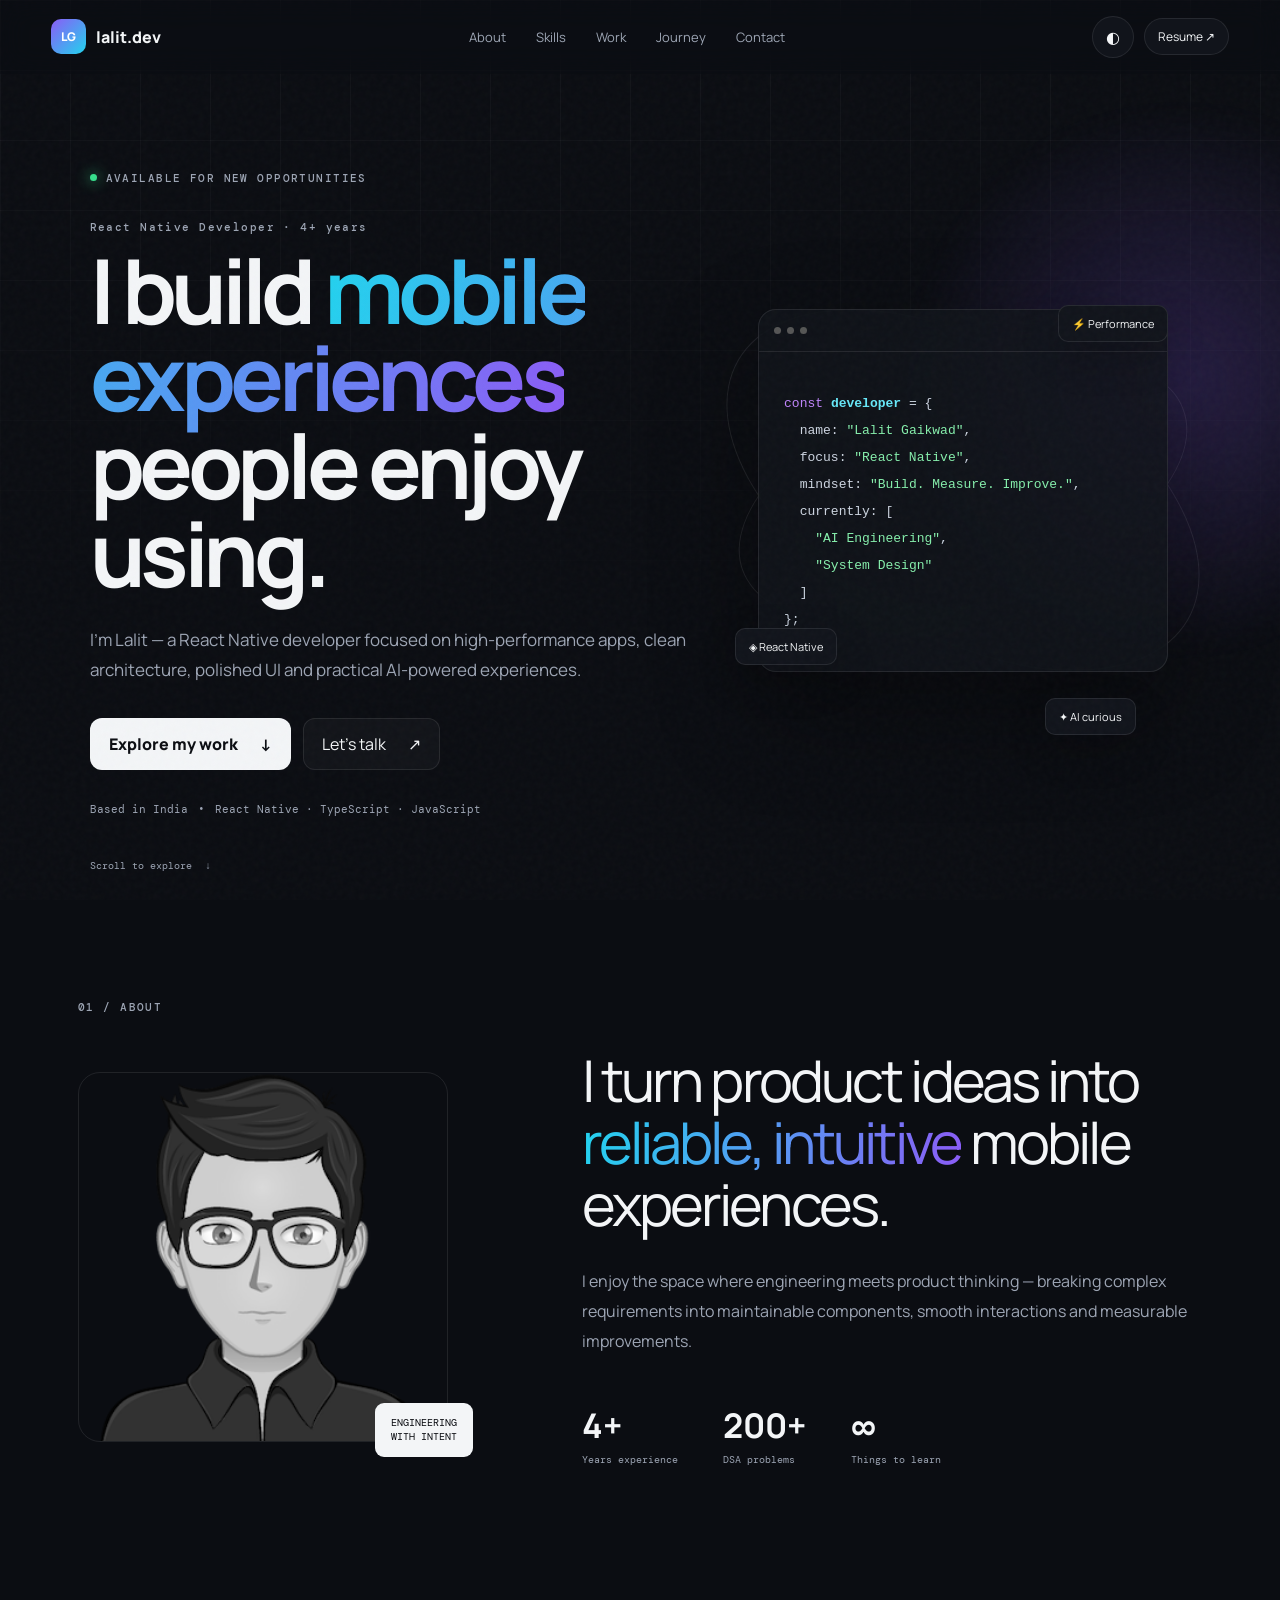
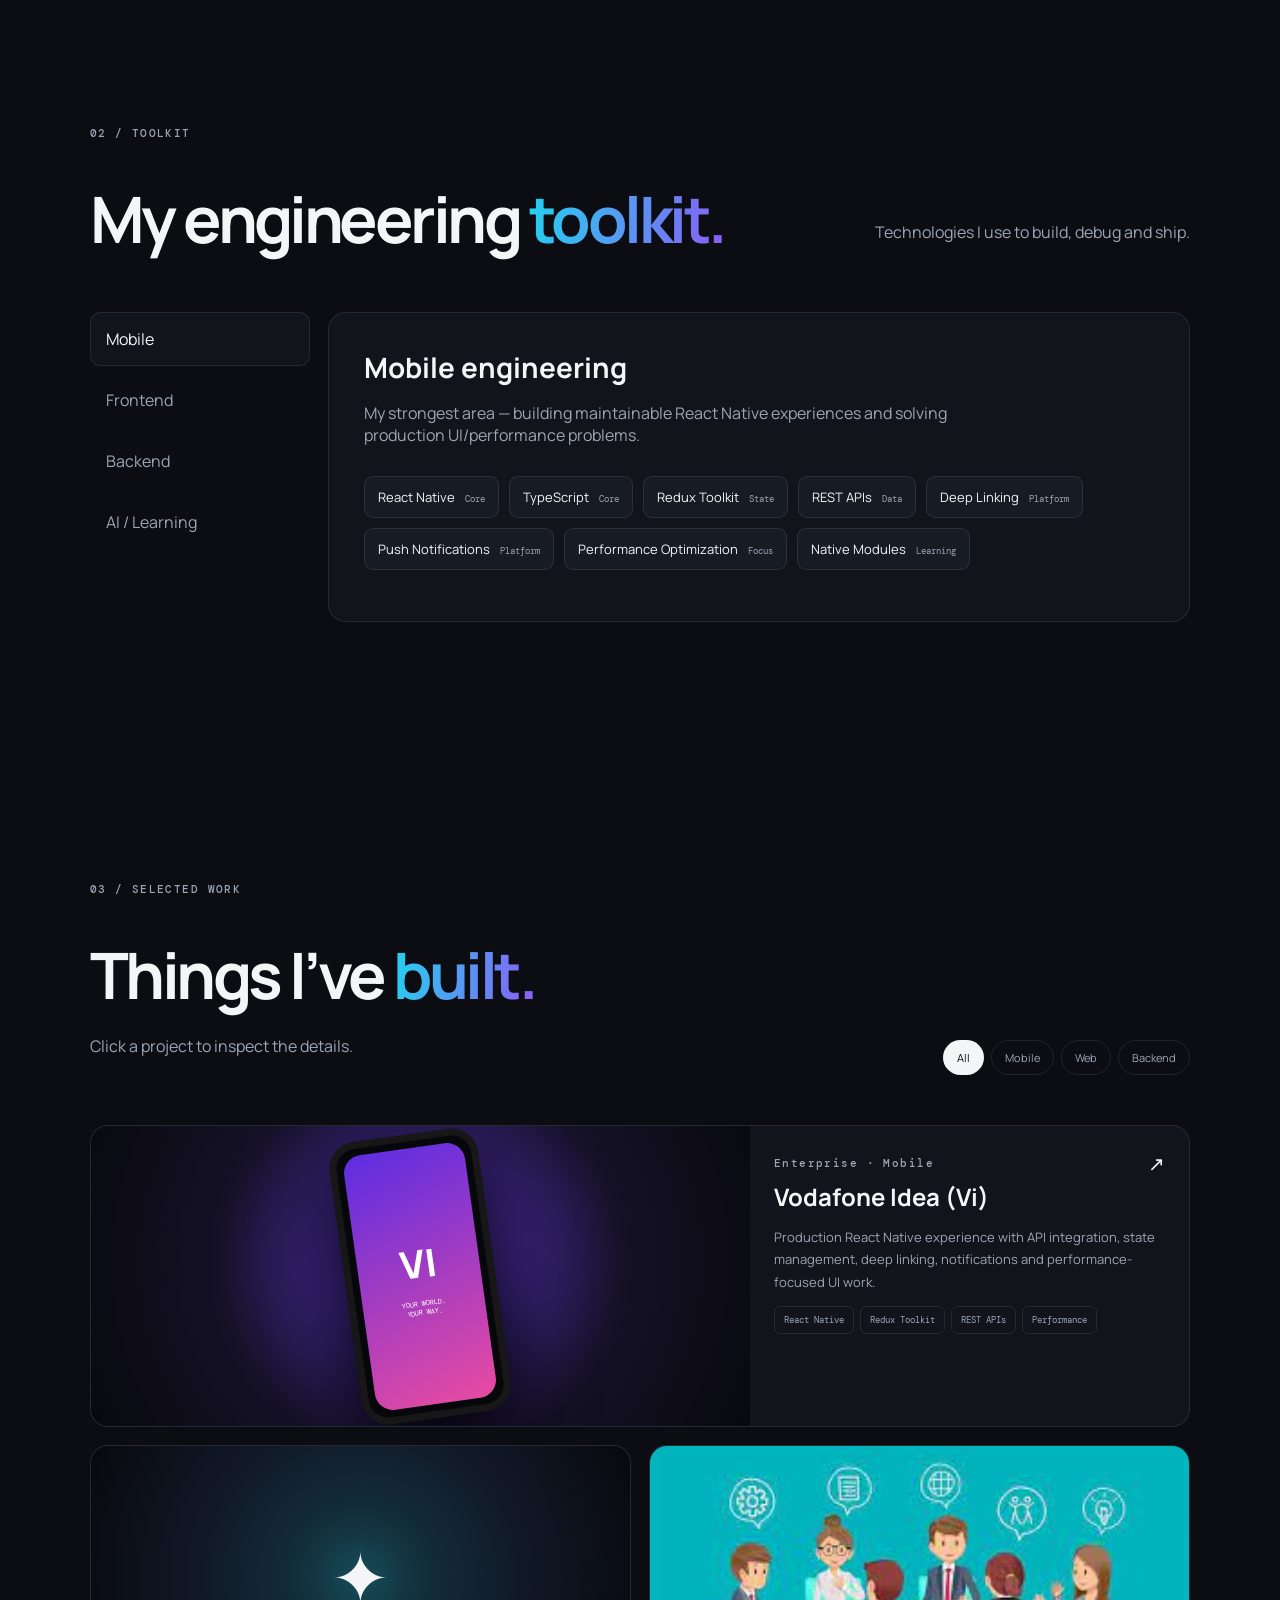
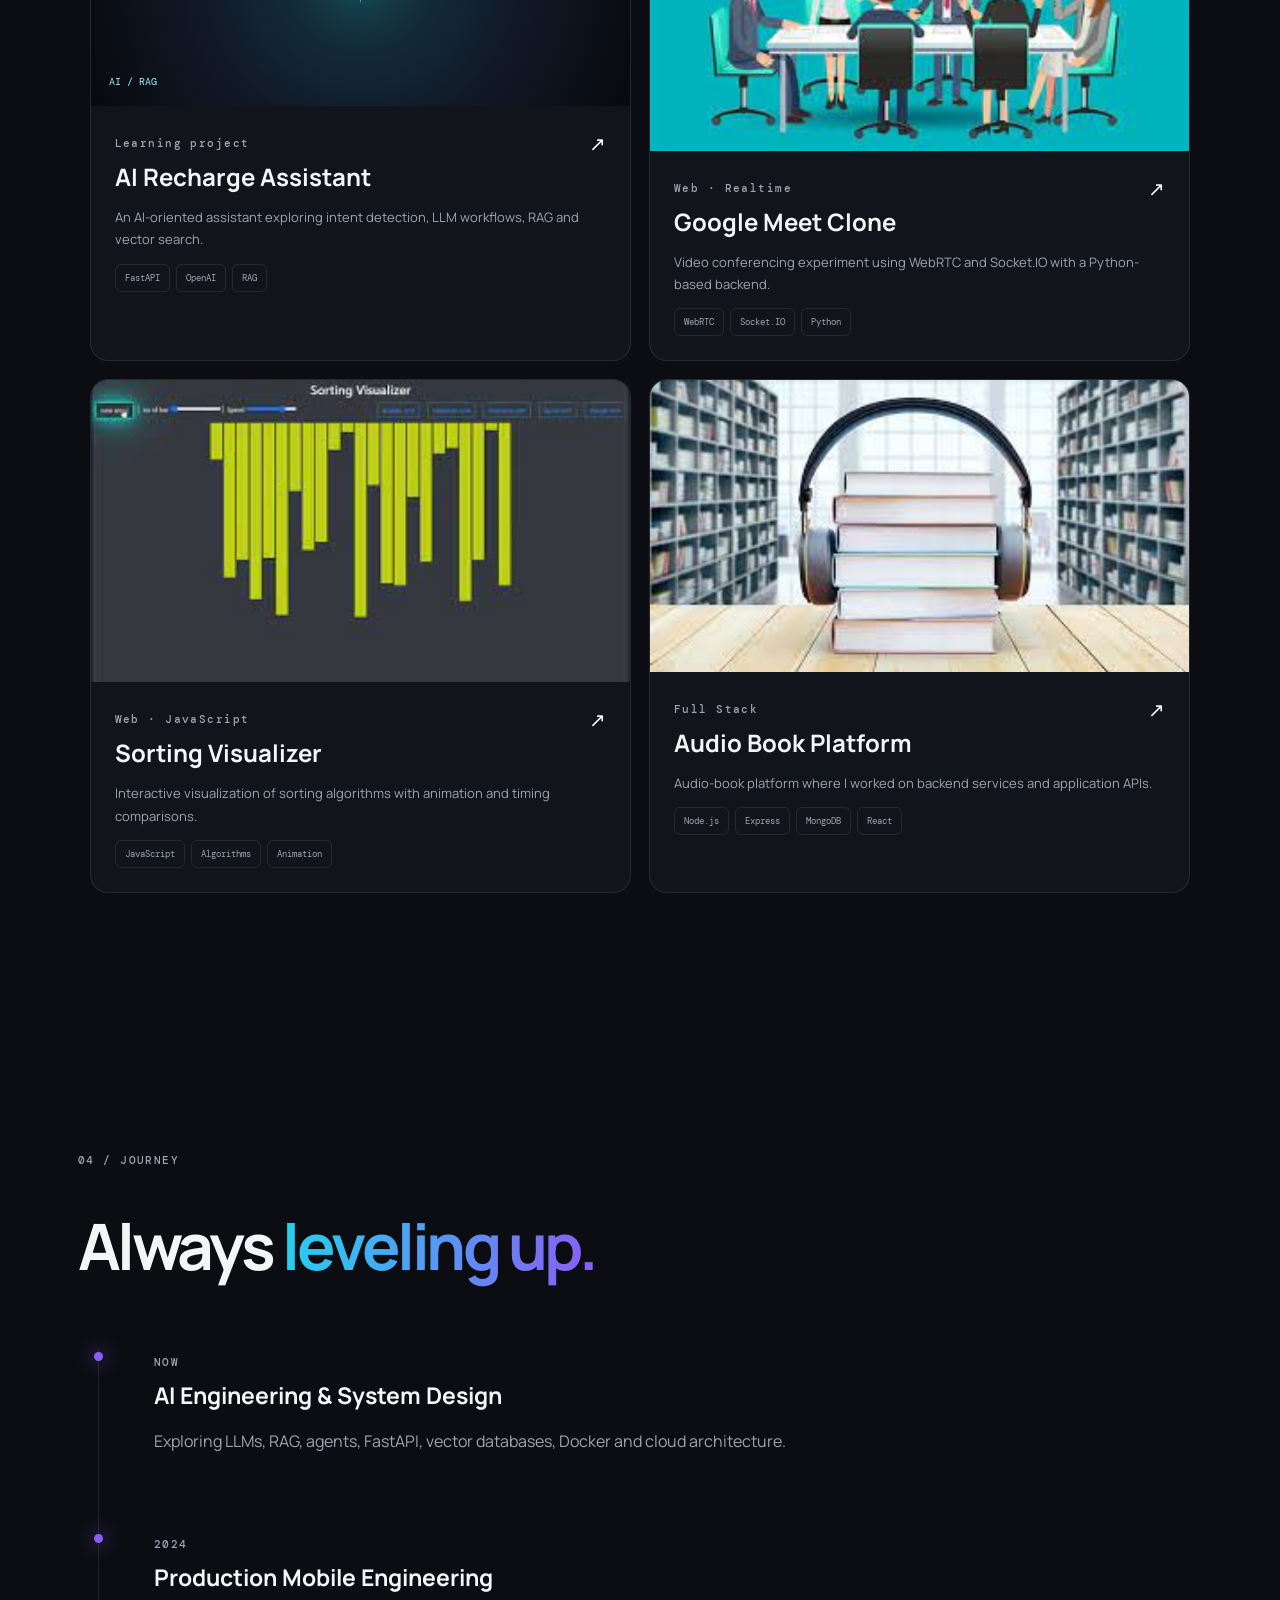
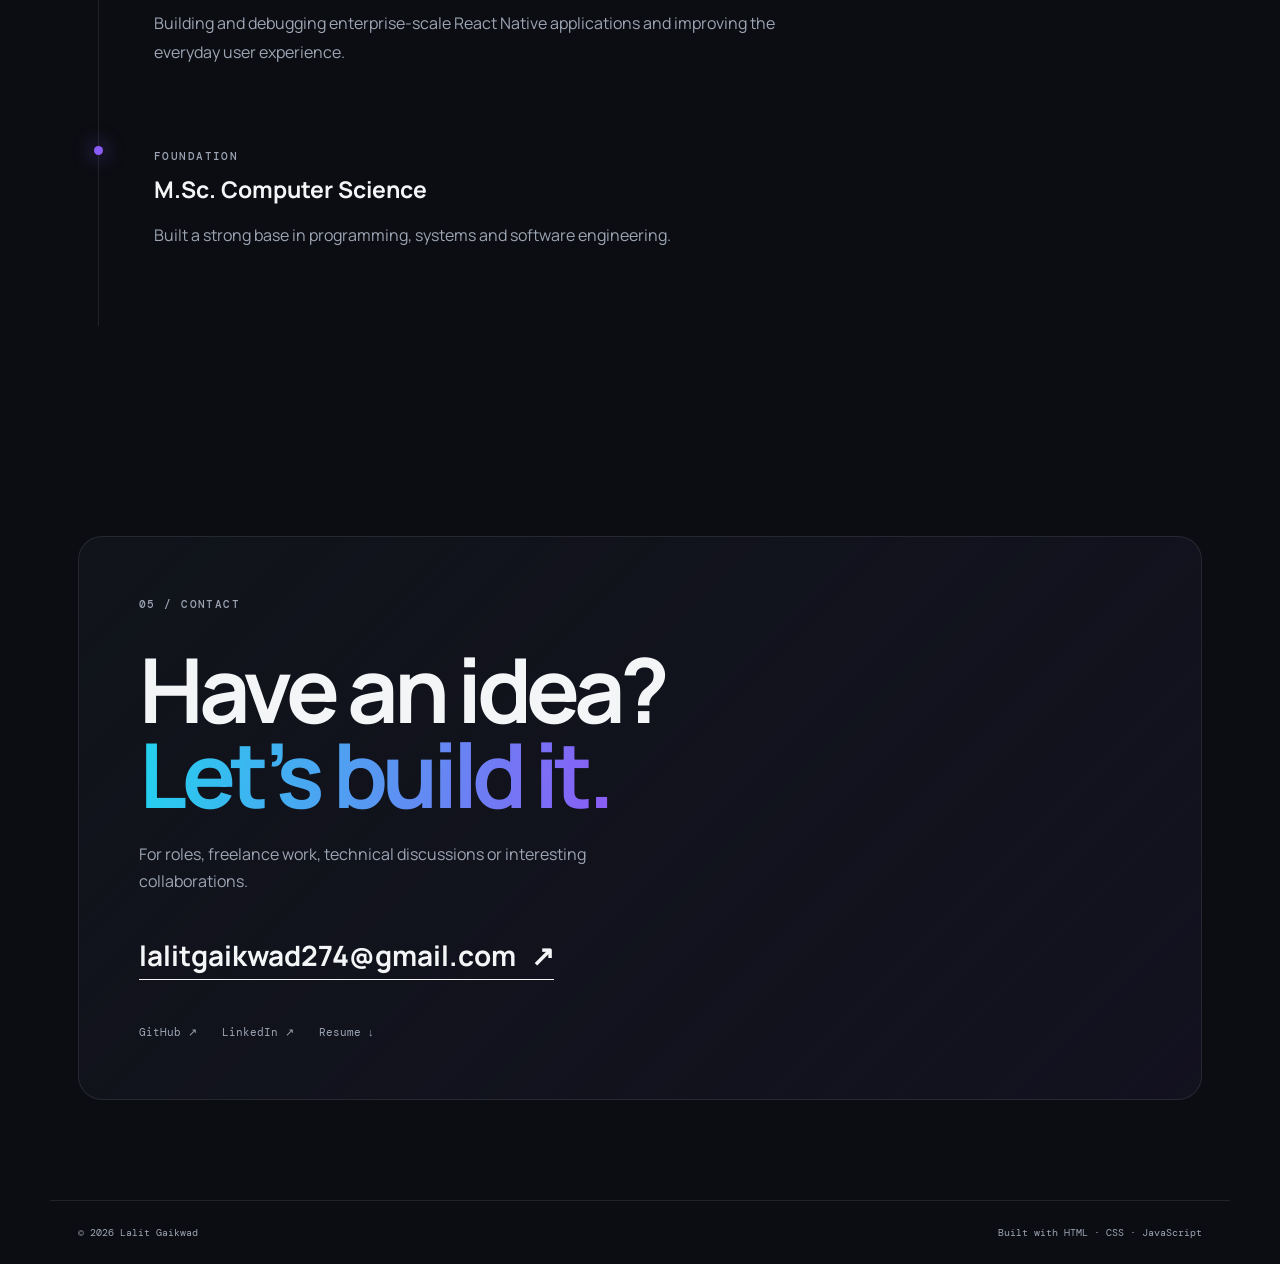
<file: index.html>
<!doctype html>
<html lang="en">
<head>
  <meta charset="utf-8">
  <meta name="viewport" content="width=device-width,initial-scale=1">
  <meta name="theme-color" content="#0b0d12">
  <meta name="description" content="Lalit Gaikwad — React Native Developer and Full Stack Engineer.">
  <title>Lalit Gaikwad — React Native Developer</title>
  <link rel="preconnect" href="https://fonts.googleapis.com">
  <link rel="preconnect" href="https://fonts.gstatic.com" crossorigin>
  <link href="https://fonts.googleapis.com/css2?family=DM+Mono:wght@400;500&family=Manrope:wght@400;500;600;700;800&display=swap" rel="stylesheet">
  <link rel="stylesheet" href="style.css">
</head>
<body>
  <div class="noise"></div>
  <div class="progress" id="progress"></div>

  <header class="nav" id="nav">
    <a class="brand" href="#home" aria-label="Lalit Gaikwad home">
      <span class="brand-mark">LG</span>
      <span>lalit.dev</span>
    </a>
    <nav class="nav-links">
      <a href="#about">About</a><a href="#skills">Skills</a><a href="#work">Work</a><a href="#journey">Journey</a><a href="#contact">Contact</a>
    </nav>
    <div class="nav-actions">
      <button class="icon-btn" id="themeToggle" aria-label="Toggle theme">◐</button>
      <a class="mini-cta" href="Lalit_Gaikwad_Resume.pdf" download>Resume ↗</a>
    </div>
  </header>

  <main>
    <section class="hero section" id="home">
      <div class="hero-grid"></div>
      <div class="hero-copy reveal">
        <div class="eyebrow"><span class="status-dot"></span> AVAILABLE FOR NEW OPPORTUNITIES</div>
        <p class="kicker">React Native Developer · 4+ years</p>
        <h1>I build <span class="gradient-text">mobile experiences</span> people enjoy using.</h1>
        <p class="hero-sub">I’m Lalit — a React Native developer focused on high-performance apps, clean architecture, polished UI and practical AI-powered experiences.</p>
        <div class="hero-actions">
          <a class="btn btn-primary magnetic" href="#work">Explore my work <span>↓</span></a>
          <a class="btn btn-ghost magnetic" href="#contact">Let’s talk <span>↗</span></a>
        </div>
        <div class="hero-meta">
          <span>Based in India</span><span>•</span><span>React Native · TypeScript · JavaScript</span>
        </div>
      </div>
      <div class="hero-art reveal">
        <div class="orbit orbit-1"></div><div class="orbit orbit-2"></div>
        <div class="code-card">
          <div class="code-top"><span></span><span></span><span></span><em>mobile.tsx</em></div>
          <pre><code><i>const</i> <b>developer</b> = {
  name: <s>"Lalit Gaikwad"</s>,
  focus: <s>"React Native"</s>,
  mindset: <s>"Build. Measure. Improve."</s>,
  currently: [
    <s>"AI Engineering"</s>,
    <s>"System Design"</s>
  ]
};</code></pre>
        </div>
        <div class="floating-chip chip-a">⚡ Performance</div>
        <div class="floating-chip chip-b">◈ React Native</div>
        <div class="floating-chip chip-c">✦ AI curious</div>
      </div>
      <a class="scroll-cue" href="#about">Scroll to explore <span>↓</span></a>
    </section>

    <section class="section intro" id="about">
      <div class="section-label reveal">01 / ABOUT</div>
      <div class="intro-grid">
        <div class="portrait-wrap reveal">
          <img src="avatar7.png" alt="Lalit Gaikwad">
          <div class="portrait-tag">ENGINEERING<br>WITH INTENT</div>
        </div>
        <div class="intro-copy reveal">
          <p class="display">I turn product ideas into <span class="accent">reliable, intuitive</span> mobile experiences.</p>
          <p>I enjoy the space where engineering meets product thinking — breaking complex requirements into maintainable components, smooth interactions and measurable improvements.</p>
          <div class="stats">
            <div><strong>4+</strong><span>Years experience</span></div>
            <div><strong>200+</strong><span>DSA problems</span></div>
            <div><strong>∞</strong><span>Things to learn</span></div>
          </div>
        </div>
      </div>
    </section>

    <section class="section skills" id="skills">
      <div class="section-label reveal">02 / TOOLKIT</div>
      <div class="section-head reveal">
        <h2>My engineering <span>toolkit.</span></h2>
        <p>Technologies I use to build, debug and ship.</p>
      </div>
      <div class="skill-layout">
        <div class="skill-tabs reveal" role="tablist">
          <button class="skill-tab active" data-skill="mobile">Mobile</button>
          <button class="skill-tab" data-skill="frontend">Frontend</button>
          <button class="skill-tab" data-skill="backend">Backend</button>
          <button class="skill-tab" data-skill="ai">AI / Learning</button>
        </div>
        <div class="skill-panel reveal" id="skillPanel"></div>
      </div>
    </section>

    <section class="section work" id="work">
      <div class="section-label reveal">03 / SELECTED WORK</div>
      <div class="section-head work-head reveal">
        <div><h2>Things I’ve <span>built.</span></h2><p>Click a project to inspect the details.</p></div>
        <div class="filters" id="filters">
          <button class="filter active" data-filter="all">All</button>
          <button class="filter" data-filter="mobile">Mobile</button>
          <button class="filter" data-filter="web">Web</button>
          <button class="filter" data-filter="backend">Backend</button>
        </div>
      </div>
      <div class="project-grid">
        <article class="project-card featured reveal" data-type="mobile" data-project="vi">
          <div class="project-image gradient-vi"><div class="phone"><div class="phone-screen"><span>VI</span><small>YOUR WORLD.<br>YOUR WAY.</small></div></div></div>
          <div class="project-info"><div><span class="project-type">Enterprise · Mobile</span><h3>Vodafone Idea (Vi)</h3></div><span class="arrow">↗</span><p>Production React Native experience with API integration, state management, deep linking, notifications and performance-focused UI work.</p><div class="tags"><span>React Native</span><span>Redux Toolkit</span><span>REST APIs</span><span>Performance</span></div></div>
        </article>
        <article class="project-card reveal" data-type="backend" data-project="ai">
          <div class="project-image gradient-ai"><div class="ai-orb">✦</div><span class="image-label">AI / RAG</span></div>
          <div class="project-info"><div><span class="project-type">Learning project</span><h3>AI Recharge Assistant</h3></div><span class="arrow">↗</span><p>An AI-oriented assistant exploring intent detection, LLM workflows, RAG and vector search.</p><div class="tags"><span>FastAPI</span><span>OpenAI</span><span>RAG</span></div></div>
        </article>
        <article class="project-card reveal" data-type="web" data-project="meet">
          <div class="project-image"><img src="meet.jpeg" alt="Google Meet clone"></div>
          <div class="project-info"><div><span class="project-type">Web · Realtime</span><h3>Google Meet Clone</h3></div><span class="arrow">↗</span><p>Video conferencing experiment using WebRTC and Socket.IO with a Python-based backend.</p><div class="tags"><span>WebRTC</span><span>Socket.IO</span><span>Python</span></div></div>
        </article>
        <article class="project-card reveal" data-type="web" data-project="sorting">
          <div class="project-image"><img src="sorting.jpeg" alt="Sorting visualizer"></div>
          <div class="project-info"><div><span class="project-type">Web · JavaScript</span><h3>Sorting Visualizer</h3></div><span class="arrow">↗</span><p>Interactive visualization of sorting algorithms with animation and timing comparisons.</p><div class="tags"><span>JavaScript</span><span>Algorithms</span><span>Animation</span></div></div>
        </article>
        <article class="project-card reveal" data-type="backend" data-project="audio">
          <div class="project-image"><img src="audio.jpeg" alt="Audio book platform"></div>
          <div class="project-info"><div><span class="project-type">Full Stack</span><h3>Audio Book Platform</h3></div><span class="arrow">↗</span><p>Audio-book platform where I worked on backend services and application APIs.</p><div class="tags"><span>Node.js</span><span>Express</span><span>MongoDB</span><span>React</span></div></div>
        </article>
      </div>
    </section>

    <section class="section journey" id="journey">
      <div class="section-label reveal">04 / JOURNEY</div>
      <div class="section-head reveal"><h2>Always <span>leveling up.</span></h2></div>
      <div class="timeline">
        <div class="timeline-item reveal"><div class="timeline-dot"></div><div><span>NOW</span><h3>AI Engineering & System Design</h3><p>Exploring LLMs, RAG, agents, FastAPI, vector databases, Docker and cloud architecture.</p></div></div>
        <div class="timeline-item reveal"><div class="timeline-dot"></div><div><span>2024</span><h3>Production Mobile Engineering</h3><p>Building and debugging enterprise-scale React Native applications and improving the everyday user experience.</p></div></div>
        <div class="timeline-item reveal"><div class="timeline-dot"></div><div><span>FOUNDATION</span><h3>M.Sc. Computer Science</h3><p>Built a strong base in programming, systems and software engineering.</p></div></div>
      </div>
    </section>

    <section class="section contact" id="contact">
      <div class="contact-card reveal">
        <div class="section-label">05 / CONTACT</div>
        <h2>Have an idea?<br><span>Let’s build it.</span></h2>
        <p>For roles, freelance work, technical discussions or interesting collaborations.</p>
        <a class="email-link" href="mailto:lalitgaikwad274@gmail.com">lalitgaikwad274@gmail.com <span>↗</span></a>
        <div class="socials">
          <a href="https://github.com/lalitgaikwad274" target="_blank" rel="noreferrer">GitHub ↗</a>
          <a href="https://www.linkedin.com" target="_blank" rel="noreferrer">LinkedIn ↗</a>
          <a href="Lalit_Gaikwad_Resume.pdf" download>Resume ↓</a>
        </div>
      </div>
    </section>
  </main>

  <footer><span>© <span id="year"></span> Lalit Gaikwad</span><span>Built with HTML · CSS · JavaScript</span></footer>

  <div class="modal" id="projectModal" aria-hidden="true">
    <div class="modal-backdrop" data-close></div>
    <div class="modal-card" role="dialog" aria-modal="true">
      <button class="modal-close" data-close aria-label="Close">×</button>
      <div id="modalContent"></div>
    </div>
  </div>

  <script src="script.js"></script>
</body>
</html>
</file>
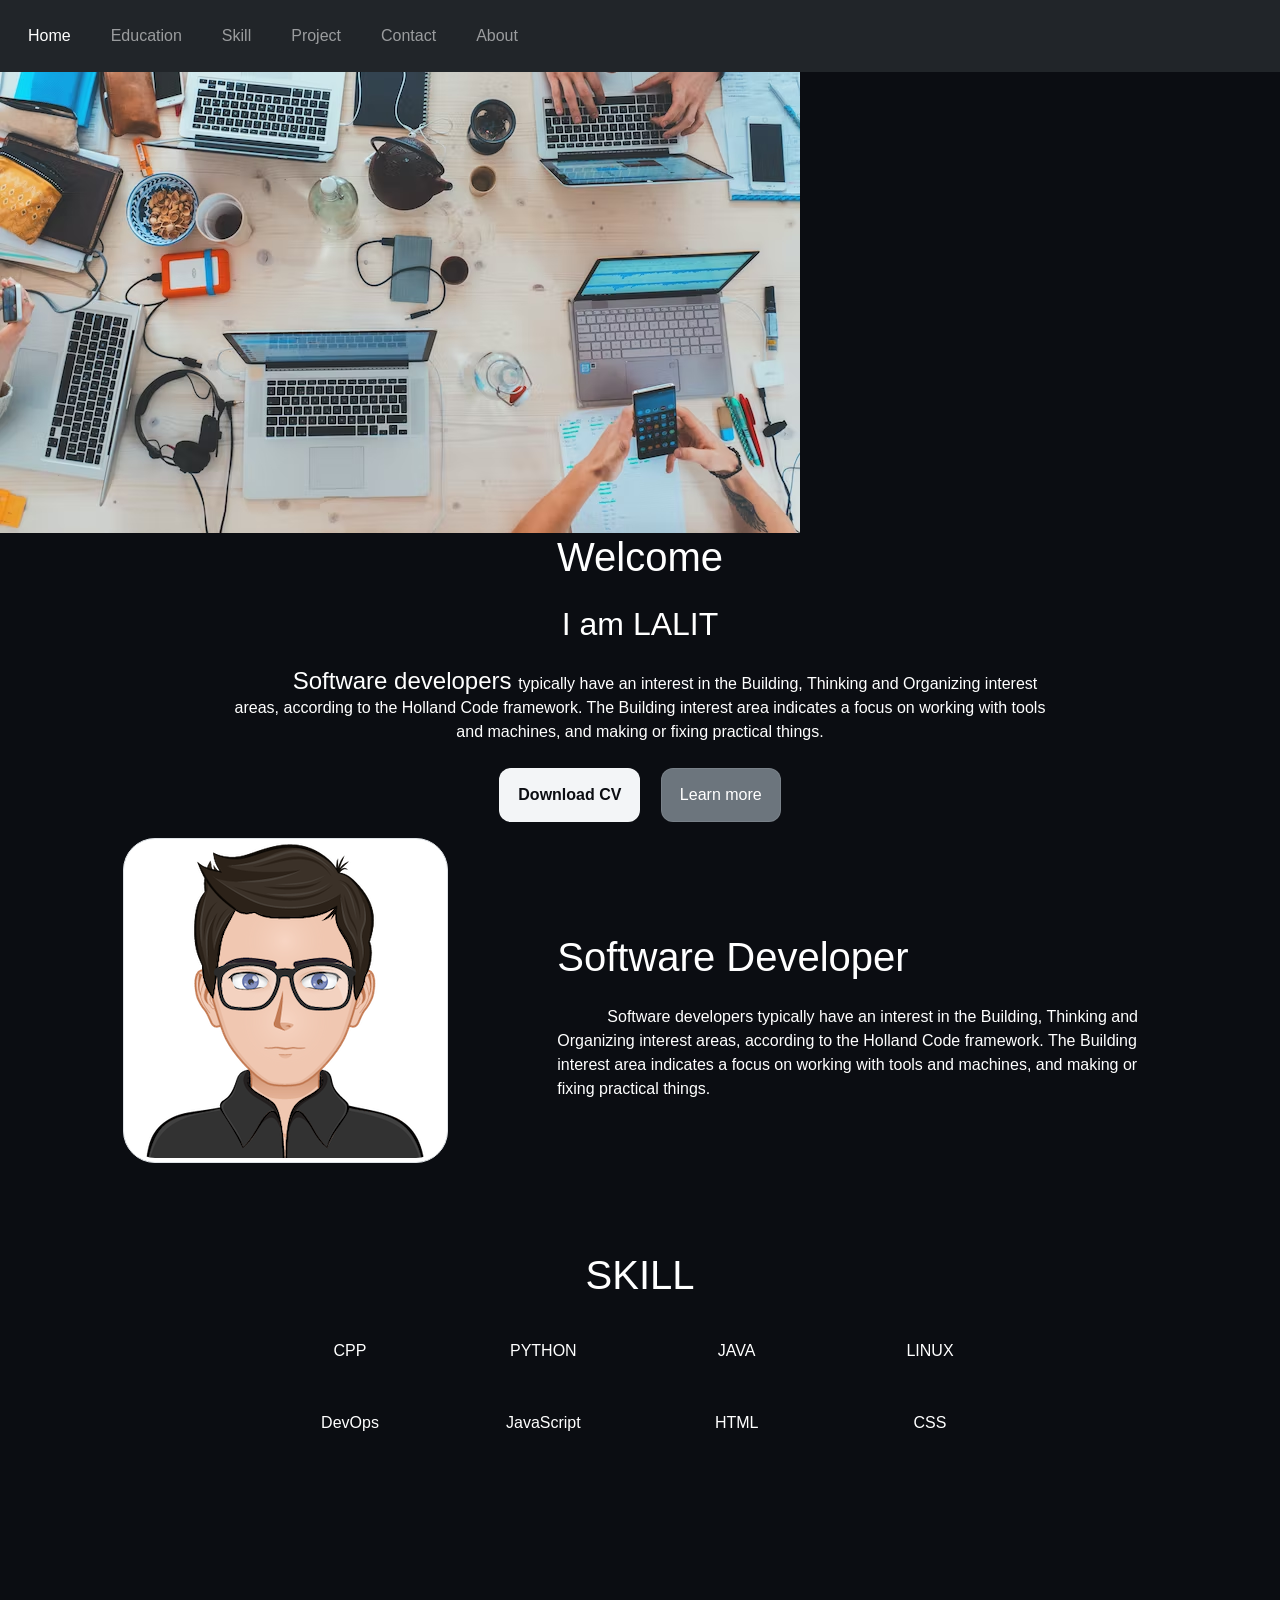
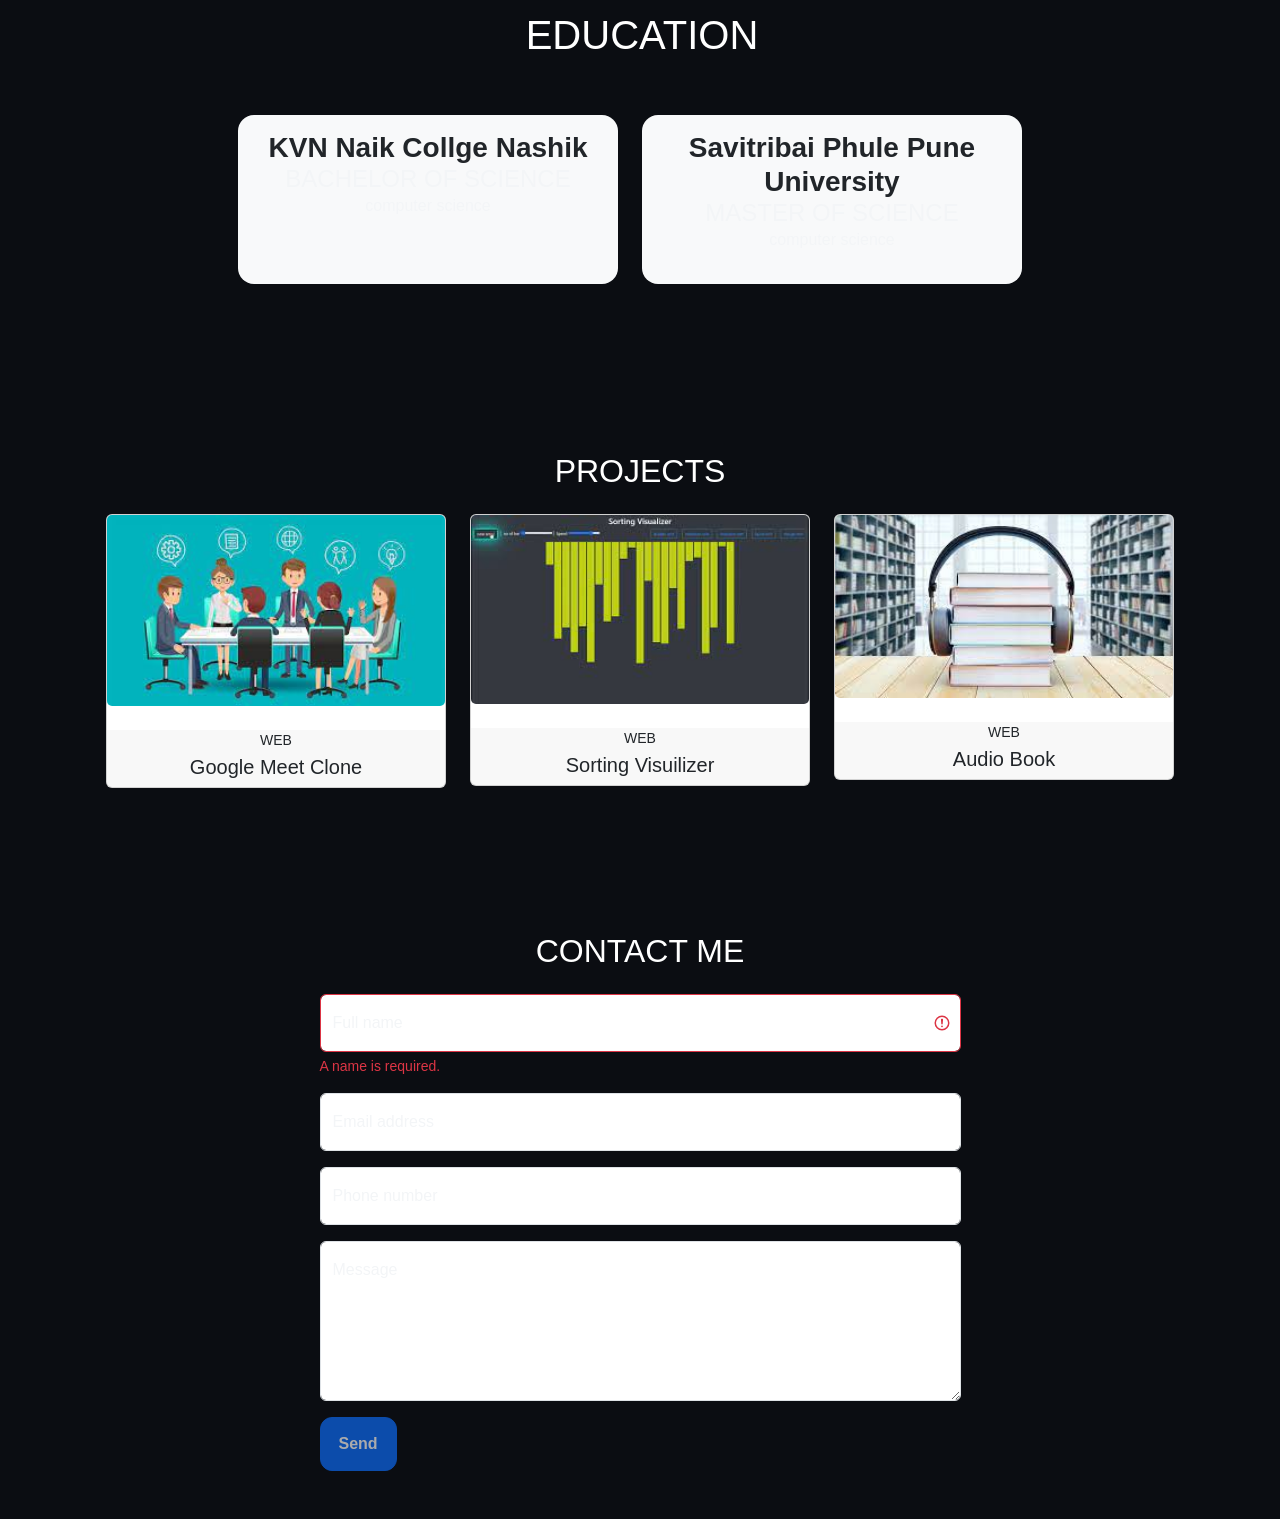
<file: profile.html>
<!doctype html>
<html lang="en">

<head>
<title>Title</title>
<!-- Required meta tags -->
<meta charset="utf-8">
<meta name="viewport" content="width=device-width, initial-scale=1, shrink-to-fit=no">

<!-- Bootstrap CSS v5.2.0-beta1 -->
<link rel="stylesheet" href="https://cdn.jsdelivr.net/npm/bootstrap@5.2.0/dist/css/bootstrap.min.css"
   integrity="sha384-gH2yIJqKdNHPEq0n4Mqa/HGKIhSkIHeL5AyhkYV8i59U5AR6csBvApHHNl/vI1Bx" crossorigin="anonymous">
   <!-- Bootstrap JavaScript Libraries -->
<script src="https://cdn.jsdelivr.net/npm/@popperjs/core@2.11.5/dist/umd/popper.min.js"
integrity="sha384-Xe+8cL9oJa6tN/veChSP7q+mnSPaj5Bcu9mPX5F5xIGE0DVittaqT5lorf0EI7Vk" crossorigin="anonymous">
</script>

<script src="https://cdn.jsdelivr.net/npm/bootstrap@5.2.0/dist/js/bootstrap.min.js"
integrity="sha384-ODmDIVzN+pFdexxHEHFBQH3/9/vQ9uori45z4JjnFsRydbmQbmL5t1tQ0culUzyK" crossorigin="anonymous">
</script>

<link rel="stylesheet" href="./style.css">
</head>

<body>
   <!--   --------------NavBar----------------- -->
   <header>
      <nav class="navbar bg-dark navbar-expand-sm navbar-dark fixed-top">
         <div class="container-fluid">
            <button class="navbar-toggler" type="button" data-bs-toggle="collapse" data-bs-target="#mynavbar">
               <span class="navbar-toggler-icon"></span>
               </button>
            <div class="collapse navbar-collapse" id="mynavbar">
               <ul class="navbar-nav p-2">
                  <li class="nav-item me-4">
                     <a class="nav-link active" href="#">Home</a>
                  </li>
                  <li class="nav-item me-4">
                     <a class="nav-link" href="#education">Education</a>
                  </li>
                  <li class="nav-item me-4">
                     <a class="nav-link" href="#Skill">Skill</a>
                  </li>
                  <li class="nav-item me-4">
                     <a class="nav-link" href="#project">Project</a>
                  </li>
                  <li class="nav-item me-4">
                     <a class="nav-link" href="#contact">Contact</a>
                  </li>
                  <li class="nav-item me-4">
                     <a class="nav-link " href="#about">About</a>
                  </li>
               </ul>
            </div>

         </div>
      </nav>
   </header>

   <div class="container-fluid-sm" id="background">
      <img  src="./back.avif" alt="">
      <div class="container align-self-center content">
         <div class="row">
            <div class="col-lg-10 col-xl-9 mx-auto text-center text-white ">

            <p class="h1 mb-4">Welcome</p>
            <h1 class="mb-4 h2">
               I am <span class="font-weight-bold ">LALIT </span>
            </h1>
            <p class="mb-4" style="text-indent: 50px;"><strong class="h4">Software developers </strong> typically have an interest in the Building, Thinking and Organizing interest areas, according to the Holland Code framework. The Building interest area indicates a focus on working with tools and machines, and making or fixing practical things.
            </p>
            <a href="#" data-bs-toggle="modal" data-bs-target="#resume" class="btn btn-primary me-3">Download CV</a>
            <a href="#about" class="btn btn-secondary">Learn more</a>

            </div>
         </div>
      </div>
   </div>

   <!--   --------------About----------------- -->
   <section id="about">
      <div class="container-fluid justify-content-center">
         <div class="row align-items-center rowcontent">
            <div class="col-sm-1"></div>
            <div class=" col-sm-4 p-3">
                  <img class="img-thumbnail rounded-5" src="./avatar7.png" alt="">
            </div>
            <div class="col-sm-6 ">
                  <div class="container mt-5">
                     <h1 class="text-white">Software Developer</h1>
                     <p class="text-white mt-4" style="text-indent: 50px;">
                        Software developers typically have an interest in the Building, Thinking and Organizing interest areas, according to the Holland Code framework. The Building interest area indicates a focus on working with tools and machines, and making or fixing practical things.
                     </p>
                  </div>
                  
            </div>
      </div>
   </section>

   <!--   --------------Skills----------------- -->
   <section id="Skill" class="mx-5 rounded-4">
      <div class="container-fluid p-4">
         <div class="col text-center text-white pt-5"><h1>SKILL</h1></div>
         <div class="row mt-4 justify-content-center">
            
            <div class="col-sm-2 p-3 text-white text-center ">CPP
               <div class="progress mt-3">
                  <div class="progress-bar " style="width:90%"></div>
                  </div>
            </div>
            <div class=" col-sm-2 p-3 text-white text-center">PYTHON
               <div class="progress mt-3">
                  <div class="progress-bar" style="width:60%"></div>
                  </div>
            </div>
            <div class=" col-sm-2 p-3 text-white text-center">JAVA 
               <div class="progress mt-3">
                  <div class="progress-bar" style="width:50%"></div>
                  </div>
            </div>
            <div class=" col-sm-2 p-3 text-white text-center">LINUX
               <div class="progress mt-3">
                  <div class="progress-bar" style="width:80%"></div>
                  </div>
            </div>
         </div>
         <div class="row mt-3 justify-content-center">
            
               
            <div class=" col-sm-2 p-3 text-white text-center">DevOps
               <div class="progress mt-3">
                  <div class="progress-bar" style="width:30%"></div>
                  </div>
            </div>
            <div class=" col-sm-2 p-3 text-white text-center">JavaScript
               <div class="progress mt-3">
                  <div class="progress-bar" style="width:70%"></div>
                  </div>
            </div>
            <div class=" col-sm-2 p-3 text-white text-center mb-3">HTML
               <div class="progress mt-xxl-3">
                  <div class="progress-bar" style="width:90%"></div>
                  </div>
            </div>
            <div class=" col-sm-2 p-3 text-white text-center">CSS
               <div class="progress mt-3">
                  <div class="progress-bar" style="width:90%"></div>
                  </div>
            </div>
         </div>
      </div>
   </section>

      <!-- ---------------------Education---------------------- -->
   <section id="education" class="mx-5 rounded-4 pb-5 pt-5">
      
      <div class="container m-4">
         <div class="container d-flex justify-content-center pt-5">
            <p class="h1 mb-4 text-white">EDUCATION</p>
         </div>

         <div class="row justify-content-center mt-4">
            <div class="col-md-4 bg-light me-4 mt-2 rounded-4 text-center p-3">
               <span class="h3 text-dark fw-bold">KVN Naik Collge Nashik</span><br>
               <span class="h4">BACHELOR OF SCIENCE</span>
               <p>computer science</p>
            </div>
            <div class="col-md-4 me-4 mt-2 bg-light rounded-4 text-center p-3">
               <span class="h3 text-dark pb-3 fw-bold">Savitribai Phule Pune University</span><br>
               <span class="h4">MASTER OF SCIENCE</span>
               <p>computer science</p>
            </div>
         </div>
      </div>

   </section>

   <!-- --------------------------------PROJECT---------------------- -->
   <section class="mx-5 rounded-4 pt-5 pb-4 mt-4" id="project">
      <div class="container">
         <h2 class=" text-center text-white mb-0 pt-4">PROJECTS</h2>
         <div class="row justify-content-center p-4">
            <!-- Portfolio Item 1-->
            <div class="col-md-6 col-lg-4 mb-5">
               <a href="#myModal" class="card text-decoration-none">
                  <div class="card-zoom">
                     <img class="card-img" src="./meet.jpeg" alt="" data-bs-toggle="modal" data-bs-target="#myModal1">
                  </div>
                  <div class="card-footer p-0 mt-4 text-center border-0">
                     <p class="small text-uppercase mb-1 text-dark ">Web</p>
                     <h4 class="h5 text-dark ">Google Meet Clone</h4>
                     </div>
               </a>
            </div>
            <!-- Portfolio Item 2-->
            <div class="col-md-6 col-lg-4 mb-5">
            <a href="#myModal" class="card text-decoration-none">
               <div class="card-zoom ">
                  <img class="card-img" src="./sorting.jpeg" alt="" data-bs-toggle="modal" data-bs-target="#myModal2">
               </div>
               <div class="card-footer p-0 mt-4 text-center border-0">
                  <p class="small text-uppercase mb-1 text-dark">Web</p>
                  <h4 class="h5 text-dark ">Sorting Visuilizer</h4>
                  </div>
            </a>
            </div>
            <!-- Portfolio Item 3-->
            <div class="col-md-6 col-lg-4 mb-5">
            <a href="#myModal" class="card text-decoration-none">
               <div class="card-zoom ">
                  <img class="card-img" src="./audio.jpeg" alt="" data-bs-toggle="modal" data-bs-target="#myModal3">
               </div>
               <div class="card-footer p-0 mt-4 text-center border-0">
                  <p class="small text-uppercase mb-1 text-dark">Web</p>
                  <h4 class="h5 text-dark ">Audio Book</h4>
                  </div>
            </a>
            </div>
         </div>
      </div>
   </section>

   <!-- -----------------CONTACT-------------------- -->
   <section id="contact">
      <div class="container mt-5 mb-5">
            <h2 class="text-center text-uppercase text-white mb-4">Contact Me</h2>
            
            <!-- Contact Section Form-->
            <div class="row justify-content-center">
               <div class="col-lg-8 col-xl-7">

                  <form id="contactForm" data-sb-form-api-token="API_TOKEN">
                        <!-- Name input-->
                        <div class="form-floating mb-3">
                           <input class="form-control is-invalid" id="name" type="text" placeholder="Enter your name..." data-sb-validations="required" data-sb-can-submit="no">
                           <label for="name">Full name</label>
                           <div class="invalid-feedback" data-sb-feedback="name:required">A name is required.</div>
                        </div>
                        <!-- Email address input-->
                        <div class="form-floating mb-3">
                           <input class="form-control" id="email" type="email" placeholder="name@example.com" data-sb-validations="required,email" data-sb-can-submit="no">
                           <label for="email">Email address</label>
                        </div>
                        <!-- Phone number input-->
                        <div class="form-floating mb-3">
                           <input class="form-control" id="phone" type="tel" placeholder="(123) 456-7890" data-sb-validations="required" data-sb-can-submit="no">
                           <label for="phone">Phone number</label>
                           <div class="invalid-feedback" data-sb-feedback="phone:required">A phone number is required.</div>
                        </div>
                        <!-- Message input-->
                        <div class="form-floating mb-3">
                           <textarea class="form-control" id="message" type="text" placeholder="Enter your message here..." style="height: 10rem" data-sb-validations="required" data-sb-can-submit="no"></textarea>
                           <label for="message">Message</label>
                           <div class="invalid-feedback" data-sb-feedback="message:required">A message is required.</div>
                        </div>
                     
                        <div class="d-none" id="submitErrorMessage"><div class="text-center text-danger mb-3">Error sending message!</div></div>
                        <button class="btn btn-primary btn-xl disabled" id="submitButton" type="submit">Send</button>
                  </form>
               </div>
            </div>
      </div>
   </section>

   <!--   --------------Modals----------------- -->
   <div class="modal pt-xl-5" id="myModal1">
      <div class="modal-dialog">
         <div class="modal-content position-relative" >
         <img src="./meet.jpeg" alt="">            
      
            <!-- Modal body -->
            <div class="modal-body justify-content-center">
               <p class="text-center mb-0 h4"><b>Google Meet Clone!</b>
                  <p class="text-center">A Video Conference App Similar to Google Meet
                  </p>
               </p>
               <ul>
                  <li>
                     <strong> webrtc and socket io</strong> is combination of powerfull technology where you will able to transfer data in real time with low latency
                  </li>
                     And thats why its been considering the best technology to build video conferencing app
                  <li>
                     To handle socket respoanse at server i use python channels librarey which will help to send message to socket at webserver.
                  </li>
                  <li>
                     It is build in <strong> JAVASCRIPT, HTML, CSS </strong>and <strong> python.</strong>
                  </li>
               </ul>
               <img  class="img-fluid" src="./Desktop View.jpg" alt="">
               <img class="img-fluid mt-2" src="./meetdemo.jpg" alt="">
            </div>
      
            <!-- Modal footer -->
            <div class="modal-footer">
            <button type="button" class="btn btn-danger" data-bs-dismiss="modal">Close</button>
            </div>
      
         </div>
      </div>
   </div>

   <div class="modal pt-xl-5" id="myModal2">
      <div class="modal-dialog">
         <div class="modal-content position-relative" >
         <img src="./sorting.jpeg" alt="">            
      
            <!-- Modal body -->
            <div class="modal-body">
               <p class="text-center mb-0 h4"><b>Sorting Visuilizer</b>
               </p>
               <ul>
                  <li>
                     project helps to visualize a Sorting Algorithm.
                  </li>
                  <li>
                     It compares the time taken by the different for  sorting the array.
                  </li>
                  <li>
                     Creating the website's User Interface (UI) using HTML, CSS and enhancing it further using Bootstrap; without actually implementing any of the app's core features.
                  </li>
                  <li>
                     Implementation of animations, effects and core functionalities (sorting algorithms) using JavaScript.
                  </li>
                  <li>
                     Publish to GitHub and host your project live using Netlify.
                  </li>
                  <li>
                     It is build in <strong>JAVASCRIPT, HTML, CSS.</strong>
                  </li>
               </ul>
            </div>
      
            <!-- Modal footer -->
            <div class="modal-footer">
            <button type="button" class="btn btn-danger" data-bs-dismiss="modal">Close</button>
            </div>
      
         </div>
      </div>
   </div>

   <div class="modal pt-xl-5" id="myModal3">
      <div class="modal-dialog">
         <div class="modal-content position-relative" >
         <img src="./audio.jpeg" alt="">            
      
            <!-- Modal body -->
            <div class="modal-body">
               <p class="text-center mb-0 h4"><b>Audio Book</b>
               </p>
               <ul>
                  <li>
                     Book” is offers a wide range of audio  books, so you can enjoy your books anywhere,  anytime. 
                  </li>
                  <li>
                     The Audio Book are Free to access and Also  Download. 
                  </li>
                  <li>
                     I work on Back End for this application. We build  This Application in  
                  </li>
                  <li>Tecoology use in this projects are</li>
                  <li>
                     <strong>React,Redux,Node.js,MongoDB,Express.</strong>
                  </li>
               </ul>
            </div>
      
            <!-- Modal footer -->
            <div class="modal-footer">
            <button type="button" class="btn btn-danger" data-bs-dismiss="modal">Close</button>
            </div>
      
         </div>
      </div>
   </div>

   <div class="modal pt-xl-5 " id="resume" >
      <div class="modal-dialog modal-xl">
         <div class="modal-content position-relative" >        
      
            <!-- Modal body -->
            <div class="modal-body">
               <embed src="./Lalit_Gaikwad_Resume.pdf" frameborder="0" width="100%" height="400px">
            </div>
      
            <!-- Modal footer -->
            <div class="modal-footer">
            <button type="button" class="btn btn-danger" data-bs-dismiss="modal">Close</button>
            </div>
      
         </div>
      </div>
   </div>


</body>

</html>
</file>
<file: style.css>
:root{
  --bg:#0b0d12;--surface:#11141b;--surface2:#171b24;--text:#f3f5f7;--muted:#9da5b4;
  --line:rgba(255,255,255,.09);--accent:#8b5cf6;--accent2:#22d3ee;--max:1180px;
}
[data-theme="light"]{--bg:#f5f6f8;--surface:#fff;--surface2:#eceff3;--text:#10131a;--muted:#5f6878;--line:rgba(0,0,0,.09)}
*{box-sizing:border-box}html{scroll-behavior:smooth}body{margin:0;background:var(--bg);color:var(--text);font-family:Manrope,sans-serif;overflow-x:hidden}a{color:inherit;text-decoration:none}button{font:inherit}
.noise{position:fixed;inset:0;pointer-events:none;opacity:.035;z-index:20;background-image:url("data:image/svg+xml,%3Csvg viewBox='0 0 180 180' xmlns='http://www.w3.org/2000/svg'%3E%3Cfilter id='n'%3E%3CfeTurbulence type='fractalNoise' baseFrequency='.9' numOctaves='4' stitchTiles='stitch'/%3E%3C/filter%3E%3Crect width='100%25' height='100%25' filter='url(%23n)' opacity='.8'/%3E%3C/svg%3E")}
.progress{position:fixed;top:0;left:0;height:3px;width:0;background:linear-gradient(90deg,var(--accent),var(--accent2));z-index:100}
.nav{height:74px;position:fixed;top:0;left:0;right:0;z-index:50;display:flex;align-items:center;justify-content:space-between;padding:0 4vw;border-bottom:1px solid transparent;transition:.3s;background:rgba(11,13,18,.35);backdrop-filter:blur(14px)}
[data-theme="light"] .nav{background:rgba(245,246,248,.65)}.nav.scrolled{border-color:var(--line)}
.brand{display:flex;gap:10px;align-items:center;font-weight:800}.brand-mark{display:grid;place-items:center;width:35px;height:35px;border-radius:10px;background:linear-gradient(135deg,var(--accent),var(--accent2));font-size:12px;color:white}.nav-links{display:flex;gap:30px;font-size:13px;color:var(--muted)}.nav-links a:hover{color:var(--text)}.nav-actions{display:flex;gap:10px;align-items:center}.icon-btn,.mini-cta{border:1px solid var(--line);background:var(--surface);color:var(--text);border-radius:999px;padding:9px 13px;cursor:pointer}.mini-cta{font-size:12px}
.section{max-width:var(--max);margin:auto;padding:130px 28px}.hero{min-height:100vh;max-width:none;padding:150px 7vw 70px;position:relative;display:grid;grid-template-columns:1.15fr .85fr;align-items:center;gap:30px;overflow:hidden}.hero-grid{position:absolute;inset:0;background:linear-gradient(rgba(255,255,255,.035) 1px,transparent 1px),linear-gradient(90deg,rgba(255,255,255,.035) 1px,transparent 1px);background-size:70px 70px;mask-image:linear-gradient(to bottom,black,transparent 80%);pointer-events:none}.hero:after{content:"";position:absolute;width:600px;height:600px;border-radius:50%;background:radial-gradient(circle,rgba(139,92,246,.22),transparent 65%);right:-200px;top:80px;filter:blur(10px)}.hero-copy{position:relative;z-index:2}.eyebrow,.section-label,.kicker,.project-type,.timeline-item>div>span{font:500 11px "DM Mono",monospace;letter-spacing:.13em;color:var(--muted)}.eyebrow{display:inline-flex;gap:9px;align-items:center;margin-bottom:24px}.status-dot{width:7px;height:7px;border-radius:50%;background:#36e08b;box-shadow:0 0 14px #36e08b}.kicker{margin-bottom:12px}.hero h1{font-size:clamp(48px,7vw,92px);line-height:.98;letter-spacing:-.06em;max-width:900px;margin:0 0 28px}.gradient-text,.section-head h2 span,.display .accent,.contact h2 span{background:linear-gradient(100deg,var(--accent2),var(--accent));-webkit-background-clip:text;background-clip:text;color:transparent}.hero-sub{font-size:17px;line-height:1.8;color:var(--muted);max-width:650px}.hero-actions{display:flex;gap:12px;margin:32px 0}.btn{display:inline-flex;gap:22px;align-items:center;padding:14px 18px;border-radius:12px;border:1px solid var(--line);transition:transform .2s,box-shadow .2s}.btn-primary{background:var(--text);color:var(--bg);font-weight:800}.btn-ghost{background:rgba(255,255,255,.03)}.btn:hover{box-shadow:0 15px 45px rgba(0,0,0,.2)}.hero-meta{font:11px "DM Mono",monospace;color:var(--muted);display:flex;gap:10px;flex-wrap:wrap}.hero-art{height:550px;display:grid;place-items:center;position:relative}.orbit{position:absolute;border:1px solid var(--line);border-radius:50%;transform:rotate(-20deg)}.orbit-1{width:470px;height:230px}.orbit-2{width:520px;height:290px;transform:rotate(30deg)}.code-card{position:relative;width:min(470px,90%);border:1px solid var(--line);background:rgba(17,20,27,.85);backdrop-filter:blur(18px);border-radius:18px;box-shadow:0 40px 100px rgba(0,0,0,.35);overflow:hidden;z-index:2}.code-top{height:42px;display:flex;align-items:center;gap:6px;padding:0 15px;border-bottom:1px solid var(--line);font:10px "DM Mono";color:var(--muted)}.code-top span{width:7px;height:7px;border-radius:50%;background:#555}.code-top em{margin-left:auto;font-style:normal}.code-card pre{padding:25px;overflow:auto;color:#cdd5e1;font:13px/2 "DM Mono",monospace}.code-card i{color:#c084fc;font-style:normal}.code-card b{color:#67e8f9}.code-card s{text-decoration:none;color:#86efac}.floating-chip{position:absolute;z-index:3;padding:10px 13px;border:1px solid var(--line);border-radius:10px;background:var(--surface);font-size:11px;box-shadow:0 15px 40px rgba(0,0,0,.2);animation:float 5s ease-in-out infinite}.chip-a{top:90px;right:5%}.chip-b{bottom:100px;left:0;animation-delay:-2s}.chip-c{bottom:30px;right:12%;animation-delay:-3.5s}@keyframes float{50%{transform:translateY(-12px)}}.scroll-cue{position:absolute;bottom:28px;left:7vw;font:10px "DM Mono";color:var(--muted);display:flex;gap:14px}
.section-label{margin-bottom:35px}.intro{padding-top:100px}.intro-grid{display:grid;grid-template-columns:.8fr 1.2fr;gap:90px;align-items:center}.portrait-wrap{position:relative;max-width:370px}.portrait-wrap img{width:100%;display:block;aspect-ratio:1/1;object-fit:cover;border-radius:22px;filter:grayscale(1);border:1px solid var(--line)}.portrait-tag{position:absolute;bottom:-15px;right:-25px;background:var(--text);color:var(--bg);padding:13px 16px;border-radius:9px;font:10px/1.4 "DM Mono"}.display{font-size:clamp(32px,4.5vw,62px);line-height:1.08;letter-spacing:-.05em;margin:0 0 30px}.intro-copy>p:not(.display){color:var(--muted);line-height:1.9;max-width:670px}.stats{display:flex;gap:45px;margin-top:45px}.stats div{display:grid;gap:5px}.stats strong{font-size:34px}.stats span{font:10px "DM Mono";color:var(--muted)}
.skills,.work{max-width:none;padding-left:7vw;padding-right:7vw}.section-head{display:flex;justify-content:space-between;align-items:end;gap:30px;margin-bottom:50px}.section-head h2{font-size:clamp(38px,5vw,70px);letter-spacing:-.055em;margin:0}.section-head p{color:var(--muted);max-width:330px;line-height:1.6}.skill-layout{display:grid;grid-template-columns:220px 1fr;gap:18px}.skill-tabs{display:grid;align-content:start;gap:7px}.skill-tab{background:none;color:var(--muted);border:1px solid transparent;text-align:left;padding:15px;border-radius:10px;cursor:pointer}.skill-tab.active,.skill-tab:hover{background:var(--surface);color:var(--text);border-color:var(--line)}.skill-panel{background:var(--surface);border:1px solid var(--line);border-radius:18px;padding:35px;min-height:310px}.skill-panel h3{margin:0 0 10px;font-size:28px}.skill-panel>p{color:var(--muted);max-width:600px}.skill-list{display:flex;flex-wrap:wrap;gap:10px;margin-top:30px}.skill-pill{padding:11px 13px;border-radius:9px;border:1px solid var(--line);background:var(--surface2);font-size:13px}.skill-pill small{color:var(--muted);font:9px "DM Mono";margin-left:7px}
.work-head{align-items:end}.filters{display:flex;gap:7px;flex-wrap:wrap}.filter{background:none;border:1px solid var(--line);color:var(--muted);border-radius:999px;padding:9px 13px;cursor:pointer;font-size:11px}.filter.active{background:var(--text);color:var(--bg)}.project-grid{display:grid;grid-template-columns:repeat(2,1fr);gap:18px}.project-card{background:var(--surface);border:1px solid var(--line);border-radius:18px;overflow:hidden;cursor:pointer;transition:transform .35s,border-color .35s}.project-card:hover{transform:translateY(-7px);border-color:rgba(139,92,246,.5)}.project-card.featured{grid-column:span 2;display:grid;grid-template-columns:1.2fr .8fr}.project-image{min-height:300px;background:var(--surface2);overflow:hidden;position:relative;display:grid;place-items:center}.project-card:not(.featured) .project-image{min-height:260px}.project-image img{width:100%;height:100%;object-fit:cover;transition:transform .6s}.project-card:hover .project-image img{transform:scale(1.05)}.gradient-vi{background:radial-gradient(circle at 50% 45%,#6037d8,#151126 55%,#08090d)}.gradient-ai{background:radial-gradient(circle at 50% 50%,#22d3ee33,#111827 55%,#08090d)}.phone{width:150px;height:285px;border:7px solid #171717;border-radius:27px;background:#06070a;box-shadow:0 30px 80px #000;transform:rotate(-8deg);padding:7px}.phone-screen{height:100%;border-radius:18px;background:linear-gradient(160deg,#5d2de2,#e84ba1);display:flex;flex-direction:column;justify-content:center;align-items:center;color:#fff}.phone-screen span{font-size:38px;font-weight:800}.phone-screen small{text-align:center;font:7px "DM Mono";margin-top:10px}.ai-orb{font-size:70px;filter:drop-shadow(0 0 30px var(--accent2));animation:float 4s ease-in-out infinite}.image-label{position:absolute;bottom:18px;left:18px;font:10px "DM Mono";color:#a5f3fc}.project-info{padding:24px;position:relative}.project-info h3{margin:8px 0 12px;font-size:24px}.project-info p{color:var(--muted);line-height:1.7;font-size:13px;max-width:620px}.arrow{position:absolute;right:24px;top:24px;font-size:20px}.tags{display:flex;gap:6px;flex-wrap:wrap}.tags span{font:9px "DM Mono";padding:7px 9px;border:1px solid var(--line);border-radius:6px;color:var(--muted)}
.journey{padding-bottom:80px}.timeline{max-width:800px;border-left:1px solid var(--line);margin:60px 0 0 20px}.timeline-item{position:relative;padding:0 0 60px 55px}.timeline-dot{position:absolute;left:-5px;top:3px;width:9px;height:9px;border-radius:50%;background:var(--accent);box-shadow:0 0 20px var(--accent)}.timeline-item h3{font-size:23px;margin:8px 0}.timeline-item p{color:var(--muted);line-height:1.8;max-width:650px}
.contact{padding-bottom:100px}.contact-card{border:1px solid var(--line);background:linear-gradient(135deg,var(--surface),rgba(139,92,246,.06));border-radius:24px;padding:60px}.contact h2{font-size:clamp(50px,7vw,100px);line-height:.95;letter-spacing:-.06em;margin:0 0 25px}.contact-card>p{color:var(--muted);max-width:550px;line-height:1.7}.email-link{display:inline-flex;gap:15px;margin-top:25px;font-size:clamp(18px,2.5vw,28px);font-weight:700;border-bottom:1px solid var(--text);padding-bottom:5px}.socials{display:flex;gap:25px;margin-top:45px;font:11px "DM Mono";color:var(--muted)}.socials a:hover{color:var(--text)}footer{border-top:1px solid var(--line);max-width:var(--max);margin:auto;padding:25px 28px;display:flex;justify-content:space-between;color:var(--muted);font:10px "DM Mono"}
.modal{position:fixed;inset:0;z-index:200;display:none;place-items:center;padding:25px}.modal.open{display:grid}.modal-backdrop{position:absolute;inset:0;background:rgba(0,0,0,.75);backdrop-filter:blur(10px)}.modal-card{position:relative;z-index:2;width:min(760px,100%);max-height:90vh;overflow:auto;background:var(--surface);border:1px solid var(--line);border-radius:20px;box-shadow:0 40px 100px #000}.modal-close{position:absolute;right:15px;top:15px;z-index:3;border:1px solid var(--line);background:var(--bg);color:var(--text);width:35px;height:35px;border-radius:50%;cursor:pointer;font-size:20px}.modal-hero{width:100%;height:250px;object-fit:cover}.modal-body{padding:35px}.modal-body .project-type{display:block;margin-bottom:8px}.modal-body h2{font-size:40px;letter-spacing:-.04em;margin:0 0 14px}.modal-body p{color:var(--muted);line-height:1.8}.modal-body img{width:100%;border-radius:12px;margin-top:20px}.modal-pills{display:flex;gap:7px;flex-wrap:wrap;margin:20px 0}.modal-pills span{border:1px solid var(--line);padding:8px 10px;border-radius:7px;font:10px "DM Mono"}
.reveal{opacity:0;transform:translateY(25px);transition:opacity .7s ease,transform .7s ease}.reveal.visible{opacity:1;transform:none}.hide-card{display:none!important}
@media(max-width:850px){.nav-links{display:none}.hero{grid-template-columns:1fr;padding-top:130px}.hero-art{height:400px}.hero h1{font-size:56px}.intro-grid{grid-template-columns:1fr;gap:50px}.portrait-wrap{max-width:330px}.skill-layout{grid-template-columns:1fr}.skill-tabs{display:flex;overflow:auto}.skill-tab{white-space:nowrap}.project-grid{grid-template-columns:1fr}.project-card.featured{grid-column:auto;display:block}.section-head,.work-head{align-items:start;flex-direction:column}.filters{order:2}.contact-card{padding:35px}.stats{gap:20px}.stats strong{font-size:28px}}
@media(max-width:520px){.nav{padding:0 18px}.mini-cta{display:none}.hero{padding-left:20px;padding-right:20px}.hero h1{font-size:46px}.hero-art{height:350px}.code-card{width:100%}.code-card pre{font-size:10px}.floating-chip{display:none}.section{padding:95px 20px}.skills,.work{padding-left:20px;padding-right:20px}.hero-meta{font-size:9px}.contact h2{font-size:54px}footer{margin:0 20px;padding-left:0;padding-right:0;gap:20px;flex-direction:column}}
</file>
